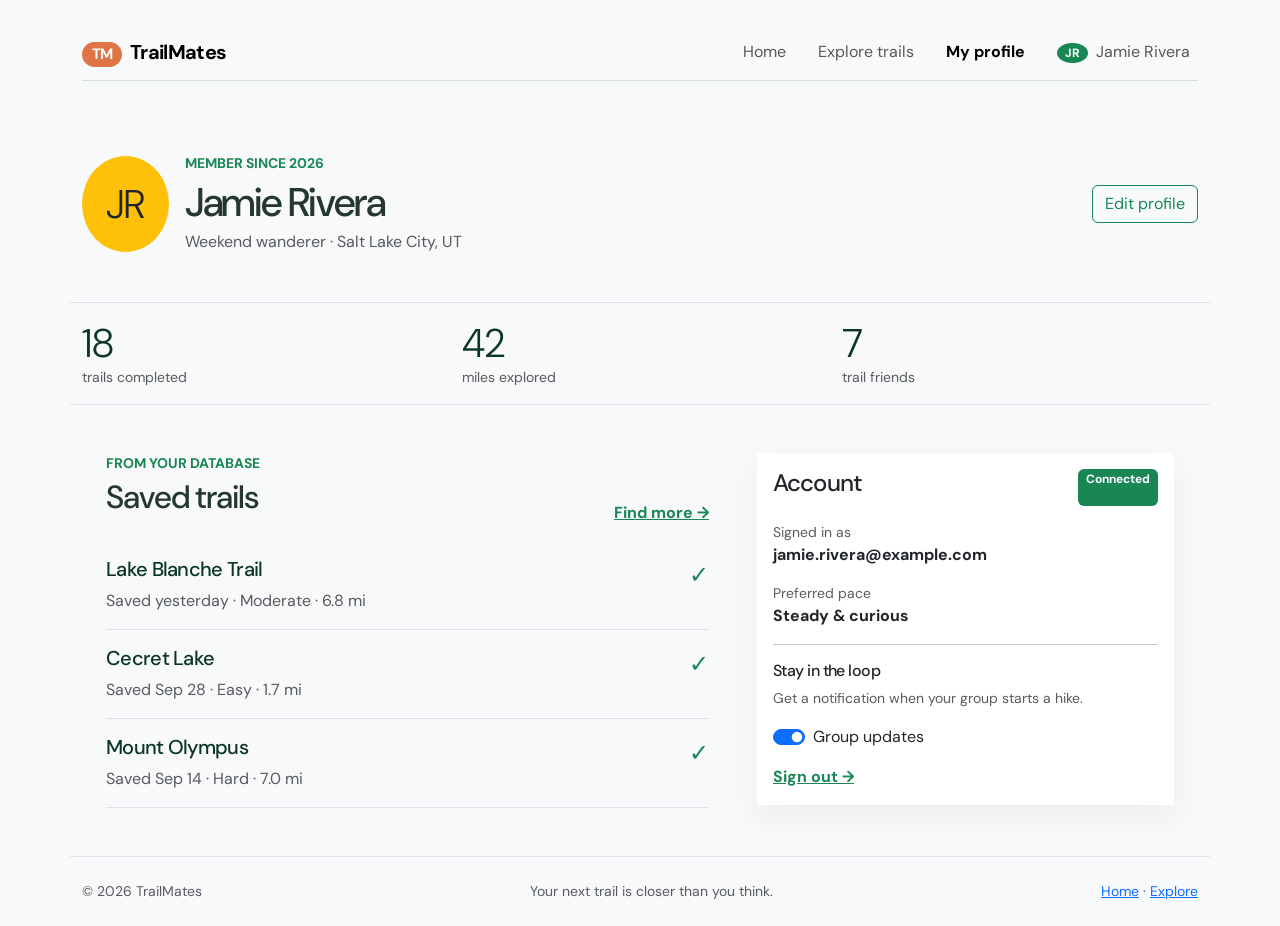
<file: profile.html>
<!doctype html>
<html lang="en">
<head>
  <meta charset="utf-8">
  <meta name="viewport" content="width=device-width, initial-scale=1">
  <title>My Profile | TrailMates</title>
  <link href="https://cdn.jsdelivr.net/npm/bootstrap@5.3.3/dist/css/bootstrap.min.css" rel="stylesheet" integrity="sha384-QWTKZyjpPEjISv5WaRU9OFeRpok6YctnYmDr5pNlyT2bRjXh0JMhjY6hW+ALEwIH" crossorigin="anonymous">
  <link rel="stylesheet" href="styles.css">
</head>
<body class="bg-light text-success-emphasis">
  <header class="container py-4"><nav class="navbar navbar-expand-md" aria-label="Primary navigation"><a class="navbar-brand fw-bold" href="index.html"><span class="badge rounded-pill text-bg-warning me-2">TM</span>TrailMates</a><div class="navbar-nav ms-auto align-items-md-center gap-md-3"><a class="nav-link" href="index.html">Home</a><a class="nav-link" href="trails.html">Explore trails</a><a class="nav-link active fw-bold" href="profile.html">My profile</a><span class="nav-link"><span class="badge rounded-circle text-bg-success me-1">JR</span> Jamie Rivera</span></div></nav></header>
  <main class="container py-5">
    <section class="d-flex flex-wrap align-items-center gap-3 mb-5"><div class="rounded-circle bg-warning text-dark d-flex align-items-center justify-content-center display-6 p-4">JR</div><div><p class="text-uppercase small fw-bold text-success mb-1">Member since 2026</p><h1 class="mb-1">Jamie Rivera</h1><p class="text-body-secondary mb-0">Weekend wanderer · Salt Lake City, UT</p></div><button class="btn btn-outline-success ms-auto" type="button">Edit profile</button></section>
    <section class="row border-top border-bottom py-3 mb-5" aria-label="Hiking statistics"><div class="col-4"><strong class="display-6">18</strong><span class="d-block text-body-secondary small">trails completed</span></div><div class="col-4"><strong class="display-6">42</strong><span class="d-block text-body-secondary small">miles explored</span></div><div class="col-4"><strong class="display-6">7</strong><span class="d-block text-body-secondary small">trail friends</span></div></section>
    <div class="row g-5 mx-0"><section id="activity" class="col-lg-7"><div class="d-flex justify-content-between align-items-end mb-3"><div><p class="text-uppercase small fw-bold text-success mb-1">From your database</p><h2>Saved trails</h2></div><a class="link-success fw-bold" href="trails.html">Find more →</a></div><div class="border-bottom py-3 d-flex justify-content-between"><div><h3 class="h5">Lake Blanche Trail</h3><p class="text-body-secondary mb-0">Saved yesterday · Moderate · 6.8 mi</p></div><span class="text-success fs-4">✓</span></div><div class="border-bottom py-3 d-flex justify-content-between"><div><h3 class="h5">Cecret Lake</h3><p class="text-body-secondary mb-0">Saved Sep 28 · Easy · 1.7 mi</p></div><span class="text-success fs-4">✓</span></div><div class="border-bottom py-3 d-flex justify-content-between"><div><h3 class="h5">Mount Olympus</h3><p class="text-body-secondary mb-0">Saved Sep 14 · Hard · 7.0 mi</p></div><span class="text-success fs-4">✓</span></div><!-- Database placeholder: saved trails and profile stats will be loaded from MongoDB. --></section>
      <aside class="col-lg-5"><div class="card border-0 rounded-0"><div class="card-body"><div class="d-flex justify-content-between"><h2 class="h4">Account</h2><span class="badge text-bg-success">Connected</span></div><div class="my-3"><span class="d-block text-body-secondary small">Signed in as</span><strong>jamie.rivera@example.com</strong></div><div class="my-3"><span class="d-block text-body-secondary small">Preferred pace</span><strong>Steady & curious</strong></div><hr><h3 class="h6">Stay in the loop</h3><p class="text-body-secondary small">Get a notification when your group starts a hike.</p><div class="form-check form-switch mb-3"><input class="form-check-input" type="checkbox" role="switch" id="groupUpdates" checked><label class="form-check-label" for="groupUpdates">Group updates</label></div><!-- Login placeholder: authentication will be provided by the course service. --><a class="link-success fw-bold" href="index.html">Sign out →</a></div></div></aside>
    </div>
  </main>
  <footer class="container border-top py-4 d-flex justify-content-between small text-body-secondary"><span>© 2026 TrailMates</span><span>Your next trail is closer than you think.</span><span><a href="index.html">Home</a> · <a href="trails.html">Explore</a></span></footer>
</body>
</html>
</file>
<file: styles.css>
@import url('https://fonts.googleapis.com/css2?family=DM+Sans:wght@400;500;700&family=Fraunces:opsz,wght@9..144,500;9..144,600&display=swap');

:root {
  --trail-ink: #24382f;
  --trail-green: #35634a;
  --trail-sage: #dbe8d3;
  --trail-cream: #f7f4ec;
  --trail-orange: #df7544;
}

body {
  background: var(--trail-cream) !important;
  color: var(--trail-ink) !important;
  font-family: 'DM Sans', sans-serif;
}

h1, h2, h3, .navbar-brand {
  letter-spacing: -0.035em;
}

h1, h2, h3 {
  color: var(--trail-ink);
}

em {
  font-family: 'Fraunces', serif;
  font-weight: 500;
}

a {
  transition: color 160ms ease, transform 160ms ease;
}

a:hover {
  color: var(--trail-orange) !important;
}

.navbar {
  border-bottom: 1px solid rgba(53, 99, 74, 0.18);
}

.navbar-brand .badge {
  background: var(--trail-orange) !important;
  color: #fff !important;
}

.bg-success-subtle {
  background: var(--trail-sage) !important;
}

.btn-success {
  --bs-btn-bg: var(--trail-green);
  --bs-btn-border-color: var(--trail-green);
  --bs-btn-hover-bg: var(--trail-ink);
  --bs-btn-hover-border-color: var(--trail-ink);
}

.border-0 {
  box-shadow: 0 12px 30px rgba(36, 56, 47, 0.06);
}

.card img {
  min-height: 190px;
  object-fit: cover;
}

.card:hover {
  transform: translateY(-2px);
  transition: transform 160ms ease, box-shadow 160ms ease;
}

.card strong {
  overflow-wrap: anywhere;
}

.form-control:focus,
.form-select:focus {
  border-color: var(--trail-green);
  box-shadow: 0 0 0 0.2rem rgba(53, 99, 74, 0.16);
}

#welcome-heading {
  max-width: 12ch;
}

#activity {
  scroll-margin-top: 2rem;
}

@media (max-width: 767.98px) {
  .navbar-nav {
    align-items: flex-start !important;
    padding-top: 0.75rem;
  }

  #welcome-heading {
    max-width: none;
  }

  footer {
    align-items: flex-start;
    flex-direction: column;
    gap: 0.5rem;
  }
}
</file>
